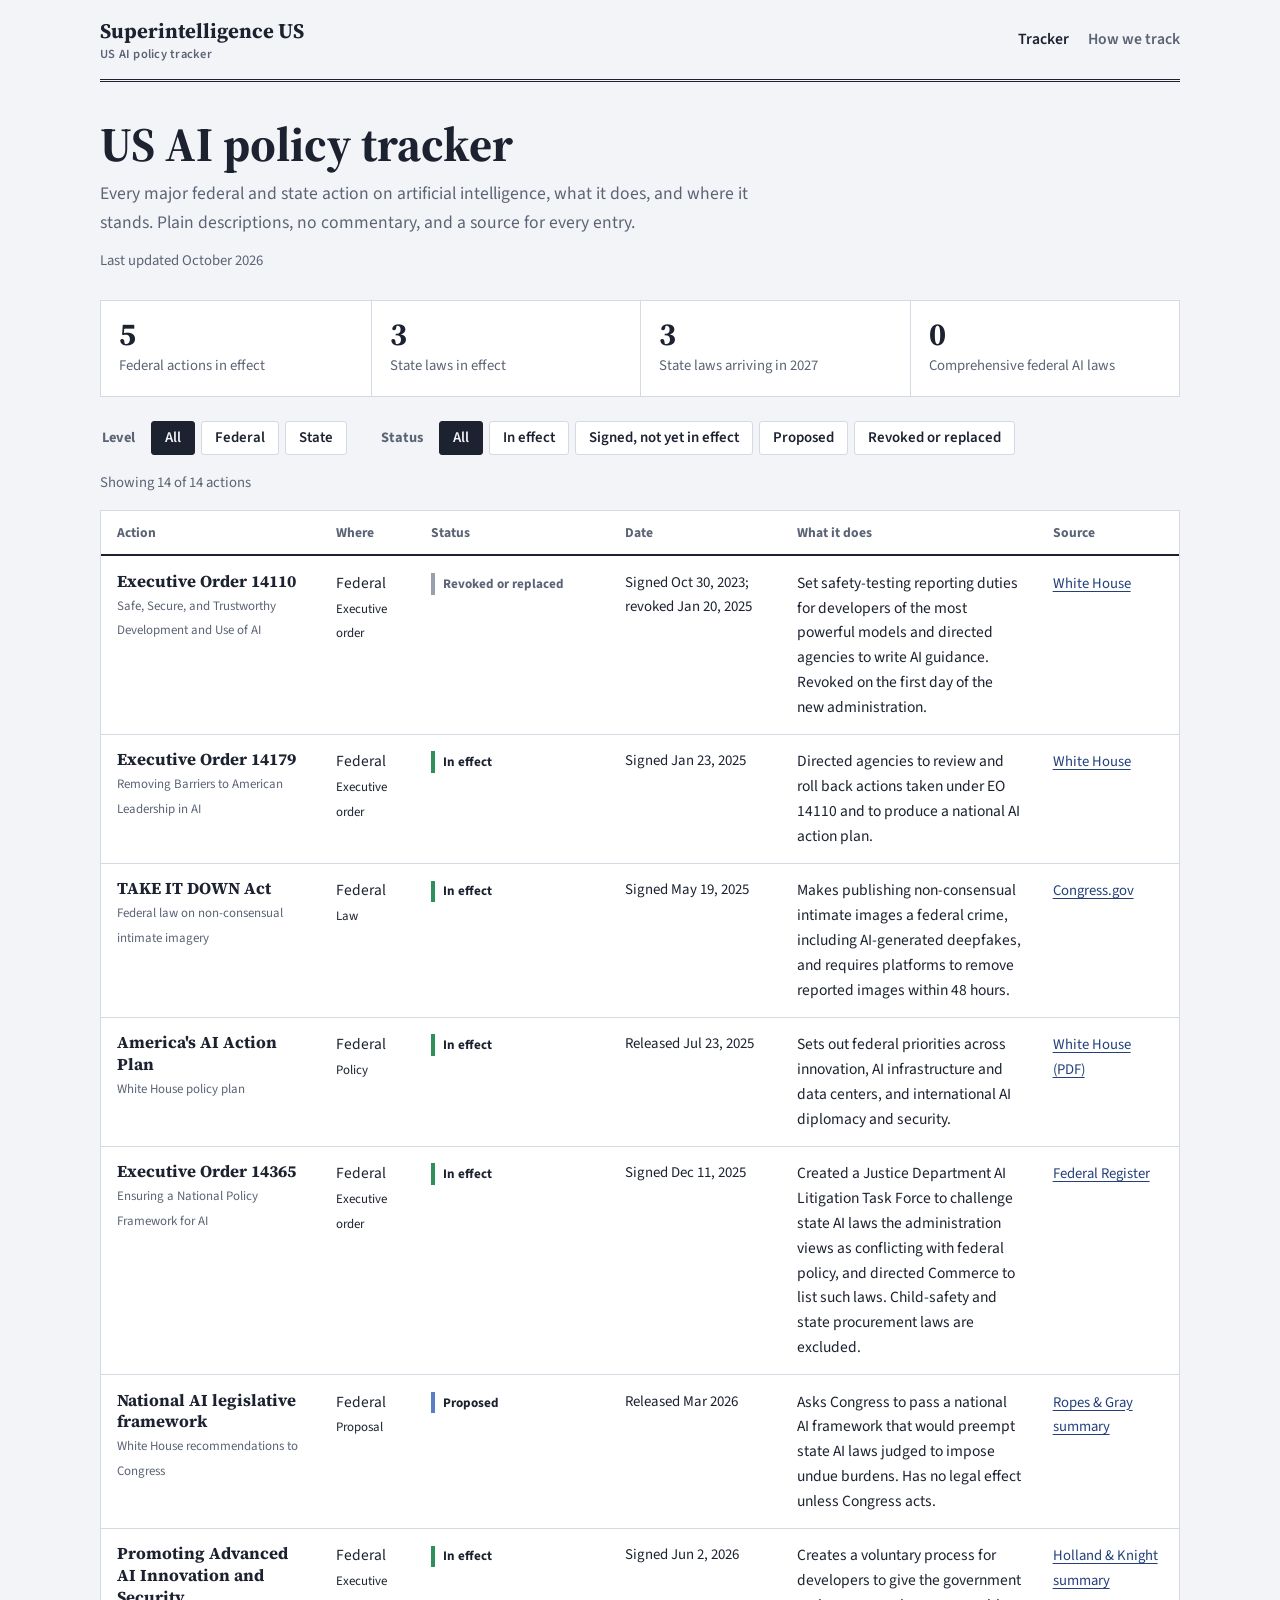
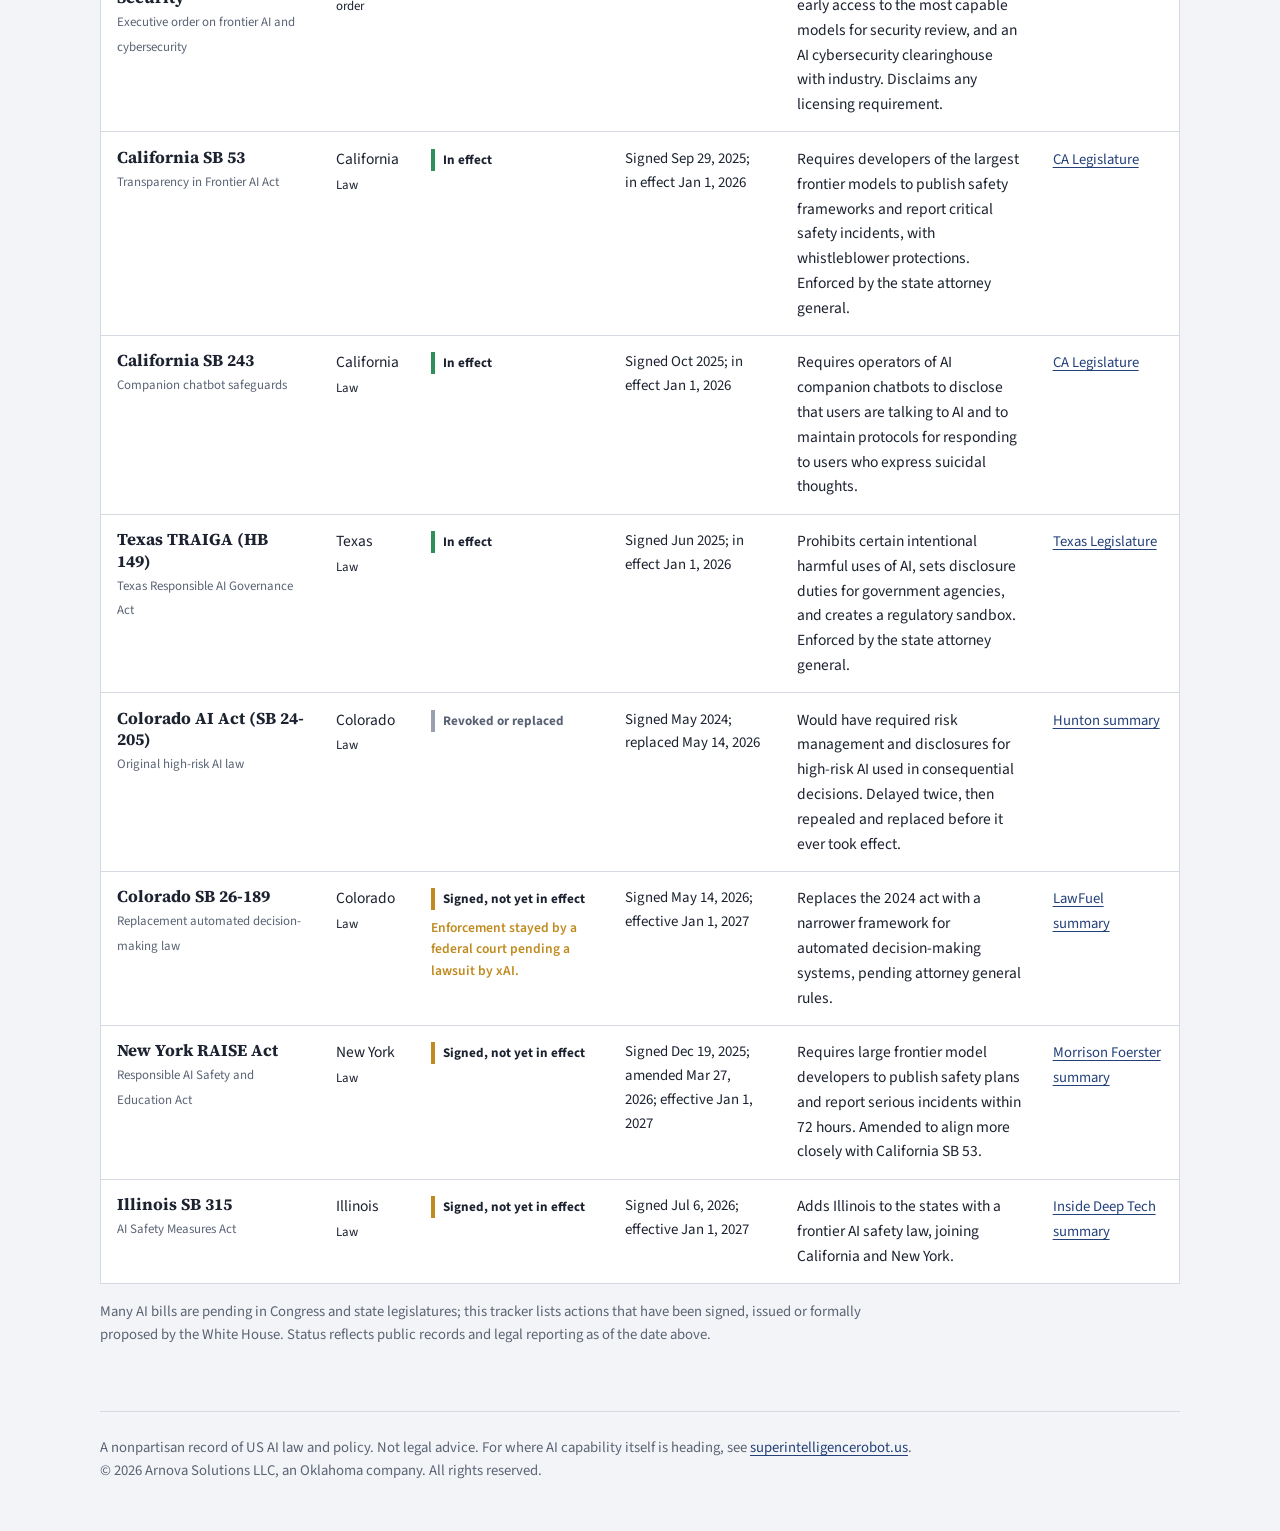
<file: index.html>
<!doctype html><html lang="en"><head><meta charset="utf-8"><meta name="viewport" content="width=device-width,initial-scale=1">
<title>US AI Policy Tracker: federal and state AI laws, 2026 | Superintelligence US</title>
<link rel="canonical" href="https://superintelligenceus.org/"><meta property="og:type" content="website"><meta property="og:url" content="https://superintelligenceus.org/"><meta property="og:title" content="US AI Policy Tracker: federal and state AI laws, 2026 | Superintelligence US"><meta property="og:description" content="A nonpartisan tracker of US AI policy: executive orders, federal laws, and state AI laws in California, Colorado, New York, Texas and Illinois, with status and sources."><meta property="og:image" content="https://superintelligenceus.org/share.png"><meta property="og:image:width" content="1200"><meta property="og:image:height" content="630"><meta name="twitter:card" content="summary_large_image">
<meta name="description" content="A nonpartisan tracker of US AI policy: executive orders, federal laws, and state AI laws in California, Colorado, New York, Texas and Illinois, with status and sources.">
<link rel="preconnect" href="https://fonts.googleapis.com"><link rel="preconnect" href="https://fonts.gstatic.com" crossorigin>
<link href="https://fonts.googleapis.com/css2?family=Source+Serif+4:opsz,wght@8..60,700&family=Source+Sans+3:wght@400;600;700&display=swap" rel="stylesheet">
<link rel="stylesheet" href="styles.css"></head><body><div class="wrap">
<header class="site"><a class="brand" href="index.html">Superintelligence US<small>US AI policy tracker</small></a><nav><a href="index.html" aria-current="page">Tracker</a><a href="about.html">How we track</a></nav></header><main>
<h1>US AI policy tracker</h1>
<p class="intro">Every major federal and state action on artificial intelligence, what it does, and where it stands. Plain descriptions, no commentary, and a source for every entry.</p>
<p class="updated">Last updated October 2026</p>
<div class="glance"><div><b>5</b><span>Federal actions in effect</span></div><div><b>3</b><span>State laws in effect</span></div><div><b>3</b><span>State laws arriving in 2027</span></div><div><b>0</b><span>Comprehensive federal AI laws</span></div></div>
<div class="filters"><fieldset id="f-lvl"><legend>Level</legend></fieldset><fieldset id="f-st"><legend>Status</legend></fieldset></div>
<p class="count" id="count" aria-live="polite"></p>
<div class="tablewrap"><table class="cards"><thead><tr><th scope="col">Action</th><th scope="col">Where</th><th scope="col">Status</th><th scope="col">Date</th><th scope="col">What it does</th><th scope="col">Source</th></tr></thead><tbody id="rows"></tbody></table></div>
<p class="note">Many AI bills are pending in Congress and state legislatures; this tracker lists actions that have been signed, issued or formally proposed by the White House. Status reflects public records and legal reporting as of the date above.</p>
<script>
const D=[{"n": "Executive Order 14110", "d": "Safe, Secure, and Trustworthy Development and Use of AI", "lvl": "Federal", "t": "Executive order", "s": "gone", "w": "Signed Oct 30, 2023; revoked Jan 20, 2025", "x": "Set safety-testing reporting duties for developers of the most powerful models and directed agencies to write AI guidance. Revoked on the first day of the new administration.", "u": "https://www.whitehouse.gov/presidential-actions/2025/01/initial-rescissions-of-harmful-executive-orders-and-actions/", "src": "White House"}, {"n": "Executive Order 14179", "d": "Removing Barriers to American Leadership in AI", "lvl": "Federal", "t": "Executive order", "s": "in", "w": "Signed Jan 23, 2025", "x": "Directed agencies to review and roll back actions taken under EO 14110 and to produce a national AI action plan.", "u": "https://www.whitehouse.gov/presidential-actions/2025/01/removing-barriers-to-american-leadership-in-artificial-intelligence/", "src": "White House"}, {"n": "TAKE IT DOWN Act", "d": "Federal law on non-consensual intimate imagery", "lvl": "Federal", "t": "Law", "s": "in", "w": "Signed May 19, 2025", "x": "Makes publishing non-consensual intimate images a federal crime, including AI-generated deepfakes, and requires platforms to remove reported images within 48 hours.", "u": "https://www.congress.gov/bill/119th-congress/senate-bill/146", "src": "Congress.gov"}, {"n": "America's AI Action Plan", "d": "White House policy plan", "lvl": "Federal", "t": "Policy", "s": "in", "w": "Released Jul 23, 2025", "x": "Sets out federal priorities across innovation, AI infrastructure and data centers, and international AI diplomacy and security.", "u": "https://www.whitehouse.gov/wp-content/uploads/2025/07/Americas-AI-Action-Plan.pdf", "src": "White House (PDF)"}, {"n": "Executive Order 14365", "d": "Ensuring a National Policy Framework for AI", "lvl": "Federal", "t": "Executive order", "s": "in", "w": "Signed Dec 11, 2025", "x": "Created a Justice Department AI Litigation Task Force to challenge state AI laws the administration views as conflicting with federal policy, and directed Commerce to list such laws. Child-safety and state procurement laws are excluded.", "u": "https://www.govinfo.gov/content/pkg/FR-2025-12-16/html/2025-23092.htm", "src": "Federal Register"}, {"n": "National AI legislative framework", "d": "White House recommendations to Congress", "lvl": "Federal", "t": "Proposal", "s": "prop", "w": "Released Mar 2026", "x": "Asks Congress to pass a national AI framework that would preempt state AI laws judged to impose undue burdens. Has no legal effect unless Congress acts.", "u": "https://www.ropesgray.com/en/insights/alerts/2026/03/the-white-house-legislative-recommendations-national-policy-framework-for-artificial-intelligence-an", "src": "Ropes & Gray summary"}, {"n": "Promoting Advanced AI Innovation and Security", "d": "Executive order on frontier AI and cybersecurity", "lvl": "Federal", "t": "Executive order", "s": "in", "w": "Signed Jun 2, 2026", "x": "Creates a voluntary process for developers to give the government early access to the most capable models for security review, and an AI cybersecurity clearinghouse with industry. Disclaims any licensing requirement.", "u": "https://www.hklaw.com/en/insights/publications/2026/06/executive-order-on-artificial-intelligence-expands-cybersecurity", "src": "Holland & Knight summary"}, {"n": "California SB 53", "d": "Transparency in Frontier AI Act", "lvl": "California", "t": "Law", "s": "in", "w": "Signed Sep 29, 2025; in effect Jan 1, 2026", "x": "Requires developers of the largest frontier models to publish safety frameworks and report critical safety incidents, with whistleblower protections. Enforced by the state attorney general.", "u": "https://leginfo.legislature.ca.gov/faces/billNavClient.xhtml?bill_id=202520260SB53", "src": "CA Legislature"}, {"n": "California SB 243", "d": "Companion chatbot safeguards", "lvl": "California", "t": "Law", "s": "in", "w": "Signed Oct 2025; in effect Jan 1, 2026", "x": "Requires operators of AI companion chatbots to disclose that users are talking to AI and to maintain protocols for responding to users who express suicidal thoughts.", "u": "https://leginfo.legislature.ca.gov/faces/billNavClient.xhtml?bill_id=202520260SB243", "src": "CA Legislature"}, {"n": "Texas TRAIGA (HB 149)", "d": "Texas Responsible AI Governance Act", "lvl": "Texas", "t": "Law", "s": "in", "w": "Signed Jun 2025; in effect Jan 1, 2026", "x": "Prohibits certain intentional harmful uses of AI, sets disclosure duties for government agencies, and creates a regulatory sandbox. Enforced by the state attorney general.", "u": "https://capitol.texas.gov/BillLookup/History.aspx?LegSess=89R&Bill=HB149", "src": "Texas Legislature"}, {"n": "Colorado AI Act (SB 24-205)", "d": "Original high-risk AI law", "lvl": "Colorado", "t": "Law", "s": "gone", "w": "Signed May 2024; replaced May 14, 2026", "x": "Would have required risk management and disclosures for high-risk AI used in consequential decisions. Delayed twice, then repealed and replaced before it ever took effect.", "u": "https://www.hunton.com/privacy-and-cybersecurity-law-blog/colorado-ai-act-amended-and-effective-date-delayed", "src": "Hunton summary"}, {"n": "Colorado SB 26-189", "d": "Replacement automated decision-making law", "lvl": "Colorado", "t": "Law", "s": "soon", "w": "Signed May 14, 2026; effective Jan 1, 2027", "x": "Replaces the 2024 act with a narrower framework for automated decision-making systems, pending attorney general rules.", "c": "Enforcement stayed by a federal court pending a lawsuit by xAI.", "u": "https://www.lawfuel.com/colorado-ai-act-2026-sb-26-189/", "src": "LawFuel summary"}, {"n": "New York RAISE Act", "d": "Responsible AI Safety and Education Act", "lvl": "New York", "t": "Law", "s": "soon", "w": "Signed Dec 19, 2025; amended Mar 27, 2026; effective Jan 1, 2027", "x": "Requires large frontier model developers to publish safety plans and report serious incidents within 72 hours. Amended to align more closely with California SB 53.", "u": "https://www.mofo.com/resources/insights/260403-new-york-amends-the-raise-act-to-align-more-closely", "src": "Morrison Foerster summary"}, {"n": "Illinois SB 315", "d": "AI Safety Measures Act", "lvl": "Illinois", "t": "Law", "s": "soon", "w": "Signed Jul 6, 2026; effective Jan 1, 2027", "x": "Adds Illinois to the states with a frontier AI safety law, joining California and New York.", "u": "https://www.insidedeeptech.com/ai-safety-laws-united-states-2026-update/", "src": "Inside Deep Tech summary"}],ST={"in": "In effect", "soon": "Signed, not yet in effect", "prop": "Proposed", "gone": "Revoked or replaced"};let fL="all",fS="all";
function mk(id,opts,set){const fs=document.getElementById(id);opts.forEach(([v,l])=>{const b=document.createElement("button");b.type="button";b.textContent=l;b.setAttribute("aria-pressed",v==="all");b.onclick=()=>{fs.querySelectorAll("button").forEach(z=>z.setAttribute("aria-pressed","false"));b.setAttribute("aria-pressed","true");set(v);render()};fs.appendChild(b)})}
mk("f-lvl",[["all","All"],["fed","Federal"],["state","State"]],v=>fL=v);
mk("f-st",[["all","All"],...Object.entries(ST)],v=>fS=v);
function render(){const l=D.filter(e=>(fL==="all"||(fL==="fed")===(e.lvl==="Federal"))&&(fS==="all"||e.s===fS));
document.getElementById("count").textContent=`Showing ${l.length} of ${D.length} actions`;
document.getElementById("rows").innerHTML=l.map(e=>`<tr><td class="name"><strong>${e.n}</strong><small>${e.d}</small></td><td class="lvl">${e.lvl}<br><small>${e.t}</small></td><td class="stc"><span class="st s-${e.s}">${ST[e.s]}</span>${e.c?`<span class="chal">${e.c}</span>`:""}</td><td class="when">${e.w}</td><td>${e.x}</td><td class="src"><a href="${e.u}" target="_blank" rel="noopener">${e.src}</a></td></tr>`).join("")||'<tr><td colspan="6">No actions match both filters. Set one back to All.</td></tr>'}
render();
</script></main><footer>A nonpartisan record of US AI law and policy. Not legal advice. For where AI capability itself is heading, see <a href="https://superintelligencerobot.us">superintelligencerobot.us</a>.<br>&copy; 2026 Arnova Solutions LLC, an Oklahoma company. All rights reserved.</footer></div></body></html>
</file>
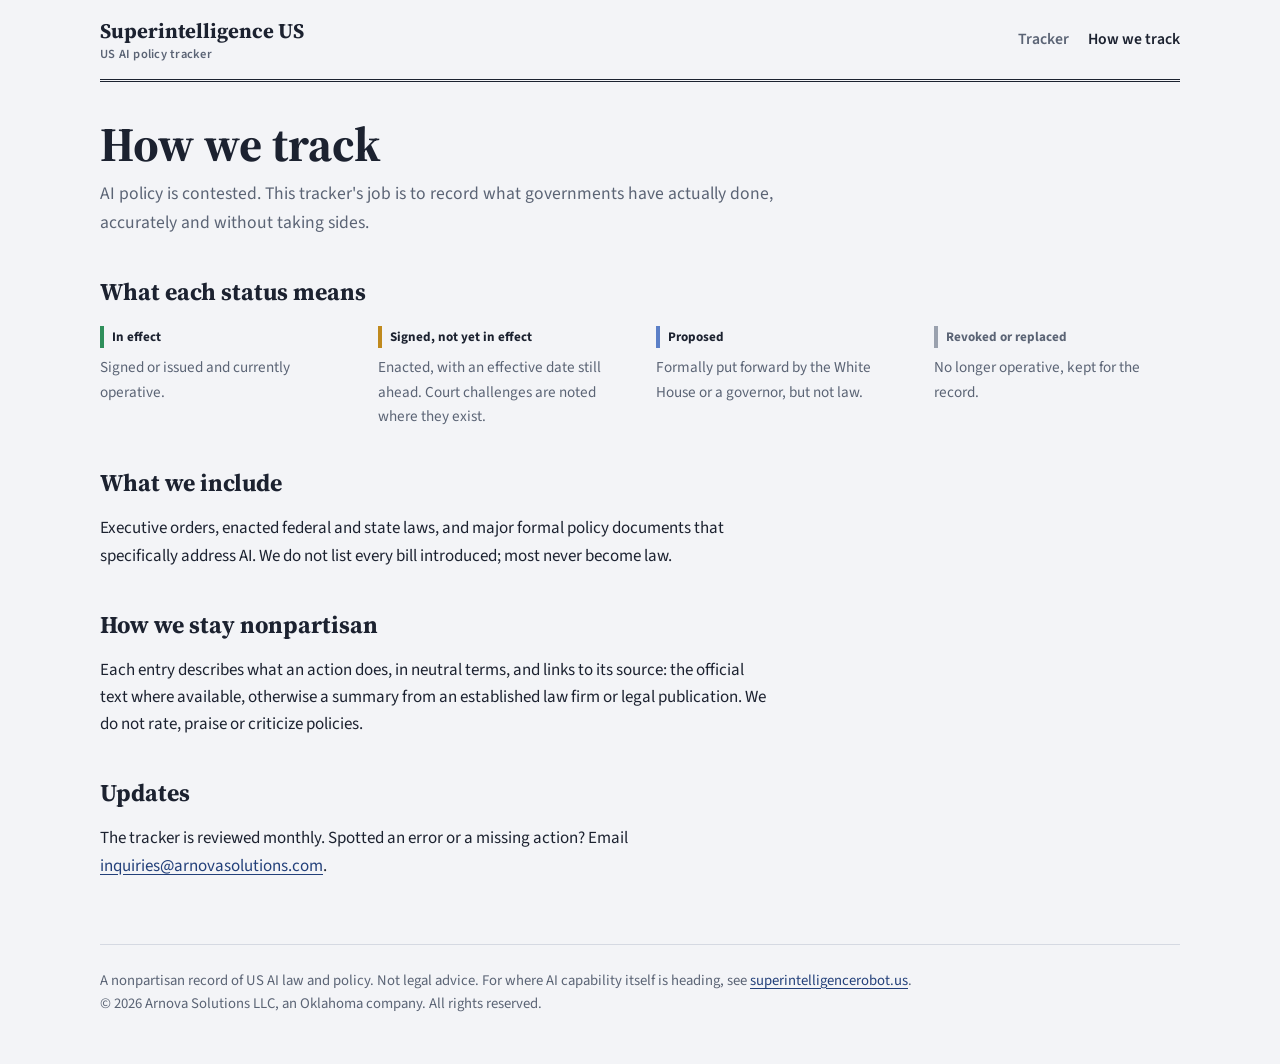
<file: about.html>
<!doctype html><html lang="en"><head><meta charset="utf-8"><meta name="viewport" content="width=device-width,initial-scale=1">
<title>How we track US AI policy | Superintelligence US</title>
<link rel="canonical" href="https://superintelligenceus.org/about.html"><meta property="og:type" content="website"><meta property="og:url" content="https://superintelligenceus.org/about.html"><meta property="og:title" content="How we track US AI policy | Superintelligence US"><meta property="og:description" content="How Superintelligence US decides what to include, how statuses are defined, and how we stay nonpartisan."><meta property="og:image" content="https://superintelligenceus.org/share.png"><meta property="og:image:width" content="1200"><meta property="og:image:height" content="630"><meta name="twitter:card" content="summary_large_image">
<meta name="description" content="How Superintelligence US decides what to include, how statuses are defined, and how we stay nonpartisan.">
<link rel="preconnect" href="https://fonts.googleapis.com"><link rel="preconnect" href="https://fonts.gstatic.com" crossorigin>
<link href="https://fonts.googleapis.com/css2?family=Source+Serif+4:opsz,wght@8..60,700&family=Source+Sans+3:wght@400;600;700&display=swap" rel="stylesheet">
<link rel="stylesheet" href="styles.css"></head><body><div class="wrap">
<header class="site"><a class="brand" href="index.html">Superintelligence US<small>US AI policy tracker</small></a><nav><a href="index.html">Tracker</a><a href="about.html" aria-current="page">How we track</a></nav></header><main>
<h1>How we track</h1>
<p class="intro">AI policy is contested. This tracker's job is to record what governments have actually done, accurately and without taking sides.</p>
<h2>What each status means</h2>
<div class="legend">
<div><span class="st s-in">In effect</span><p>Signed or issued and currently operative.</p></div>
<div><span class="st s-soon">Signed, not yet in effect</span><p>Enacted, with an effective date still ahead. Court challenges are noted where they exist.</p></div>
<div><span class="st s-prop">Proposed</span><p>Formally put forward by the White House or a governor, but not law.</p></div>
<div><span class="st s-gone">Revoked or replaced</span><p>No longer operative, kept for the record.</p></div>
</div>
<div class="prose">
<h2>What we include</h2>
<p>Executive orders, enacted federal and state laws, and major formal policy documents that specifically address AI. We do not list every bill introduced; most never become law.</p>
<h2>How we stay nonpartisan</h2>
<p>Each entry describes what an action does, in neutral terms, and links to its source: the official text where available, otherwise a summary from an established law firm or legal publication. We do not rate, praise or criticize policies.</p>
<h2>Updates</h2>
<p>The tracker is reviewed monthly. Spotted an error or a missing action? Email <a href="mailto:inquiries@arnovasolutions.com">inquiries@arnovasolutions.com</a>.</p>
</div></main><footer>A nonpartisan record of US AI law and policy. Not legal advice. For where AI capability itself is heading, see <a href="https://superintelligencerobot.us">superintelligencerobot.us</a>.<br>&copy; 2026 Arnova Solutions LLC, an Oklahoma company. All rights reserved.</footer></div></body></html>
</file>
<file: styles.css>
:root{--bg:#F3F4F7;--ink:#1C2230;--navy:#23407A;--steel:#5B6475;--rule:#D5D9E2;--panel:#fff;
--in:#2F8F5B;--soon:#C08A1E;--prop:#5B7FC7;--gone:#9AA1AE;--serif:"Source Serif 4",Georgia,serif;--sans:"Source Sans 3",system-ui,sans-serif}
@media (prefers-color-scheme:dark){:root{--bg:#151922;--ink:#E6E9EF;--navy:#8FA9E6;--steel:#9AA2B2;--rule:#2B3242;--panel:#1C212C}}
*{box-sizing:border-box}
body{margin:0;background:var(--bg);color:var(--ink);font:1.0625rem/1.6 var(--sans)}
a{color:var(--navy);text-underline-offset:3px}
:focus-visible{outline:3px solid var(--navy);outline-offset:2px}
.wrap{max-width:70rem;margin:0 auto;padding:0 1.25rem}
header.site{display:flex;flex-wrap:wrap;justify-content:space-between;align-items:center;gap:.5rem 1rem;padding:1rem 0;border-bottom:3px double var(--ink)}
.brand{font:700 1.3rem var(--serif);color:var(--ink);text-decoration:none}
.brand small{display:block;font:600 .78rem var(--sans);color:var(--steel);letter-spacing:.02em}
nav{display:flex;gap:1.2rem}
nav a{color:var(--steel);text-decoration:none;font-weight:600;font-size:.98rem}
nav a:hover,nav a[aria-current]{color:var(--ink)}
h1{font:700 clamp(2rem,4.6vw,3rem)/1.1 var(--serif);margin:2.25rem 0 .6rem}
h2{font:700 1.5rem/1.25 var(--serif);margin:2.5rem 0 .6rem}
.intro{color:var(--steel);max-width:44rem;margin:0 0 .75rem;font-size:1.1rem}
.updated{font-size:.92rem;color:var(--steel);margin:0 0 1.75rem}
.glance{display:grid;grid-template-columns:repeat(4,1fr);border:1px solid var(--rule);background:var(--panel)}
.glance div{padding:1rem 1.15rem;border-left:1px solid var(--rule)}
.glance div:first-child{border-left:0}
.glance b{display:block;font:700 2rem/1.1 var(--serif)}
.glance span{font-size:.92rem;color:var(--steel)}
@media (max-width:700px){.glance{grid-template-columns:1fr 1fr}.glance div:nth-child(3){border-left:0}.glance div:nth-child(n+3){border-top:1px solid var(--rule)}}
.filters{display:flex;flex-wrap:wrap;gap:.5rem;margin:1.5rem 0 .5rem}
.filters fieldset{border:0;padding:0;margin:0 1.5rem .5rem 0;display:flex;flex-wrap:wrap;gap:.4rem;align-items:center}
.filters legend{float:left;font-weight:700;font-size:.9rem;color:var(--steel);margin-right:.5rem}
.filters button{font:600 .93rem var(--sans);padding:.35rem .8rem;border:1.5px solid var(--rule);background:var(--panel);color:var(--ink);border-radius:3px;cursor:pointer}
.filters button[aria-pressed="true"]{background:var(--ink);color:var(--bg);border-color:var(--ink)}
.count{font-size:.92rem;color:var(--steel);margin:.25rem 0 1rem}
.tablewrap{background:var(--panel);border:1px solid var(--rule);overflow-x:auto}
table{border-collapse:collapse;width:100%;font-size:.97rem}
th{font:700 .85rem var(--sans);color:var(--steel);text-align:left;padding:.75rem 1rem;border-bottom:2px solid var(--ink);white-space:nowrap}
td{padding:.9rem 1rem;border-bottom:1px solid var(--rule);vertical-align:top}
tr:last-child td{border-bottom:0}
td:nth-child(5){min-width:16rem}td.name{width:14rem}td.name strong{display:block;font:700 1.05rem/1.3 var(--serif)}
td.name small{color:var(--steel)}
td.when{width:11rem;font-size:.93rem}
.st{display:inline-block;font:700 .82rem var(--sans);padding:.12rem .5rem;border-left:4px solid;white-space:nowrap}
.s-in{border-color:var(--in)}.s-soon{border-color:var(--soon)}.s-prop{border-color:var(--prop)}.s-gone{border-color:var(--gone);color:var(--steel)}
.chal{display:block;margin-top:.35rem;font-size:.85rem;color:var(--soon);font-weight:600}
td.src{width:9rem}td.src a{font-size:.92rem}
@media (max-width:700px){
table.cards thead{display:none}
table.cards,table.cards tbody,table.cards tr,table.cards td{display:block}
table.cards tr{padding:.95rem 1rem;border-bottom:1px solid var(--rule)}
table.cards tr:last-child{border-bottom:0}
table.cards td{padding:.15rem 0;border:0;min-width:0!important;width:auto!important}
td.lvl{display:inline-block;margin-right:.6rem;color:var(--steel)}td.lvl br{display:none}td.lvl small::before{content:", "}
td.stc{display:inline-block}
td.when::before{content:"Date: ";color:var(--steel)}}
.legend{display:grid;grid-template-columns:repeat(auto-fit,minmax(14rem,1fr));gap:1rem 2rem;margin:1rem 0}
.legend p{margin:.35rem 0 0;color:var(--steel);font-size:.95rem}
.prose{max-width:42rem}
.note{font-size:.92rem;color:var(--steel);max-width:48rem;margin-top:1rem}
footer{margin-top:4rem;padding:1.5rem 0 3rem;border-top:1px solid var(--rule);font-size:.92rem;color:var(--steel)}
</file>
